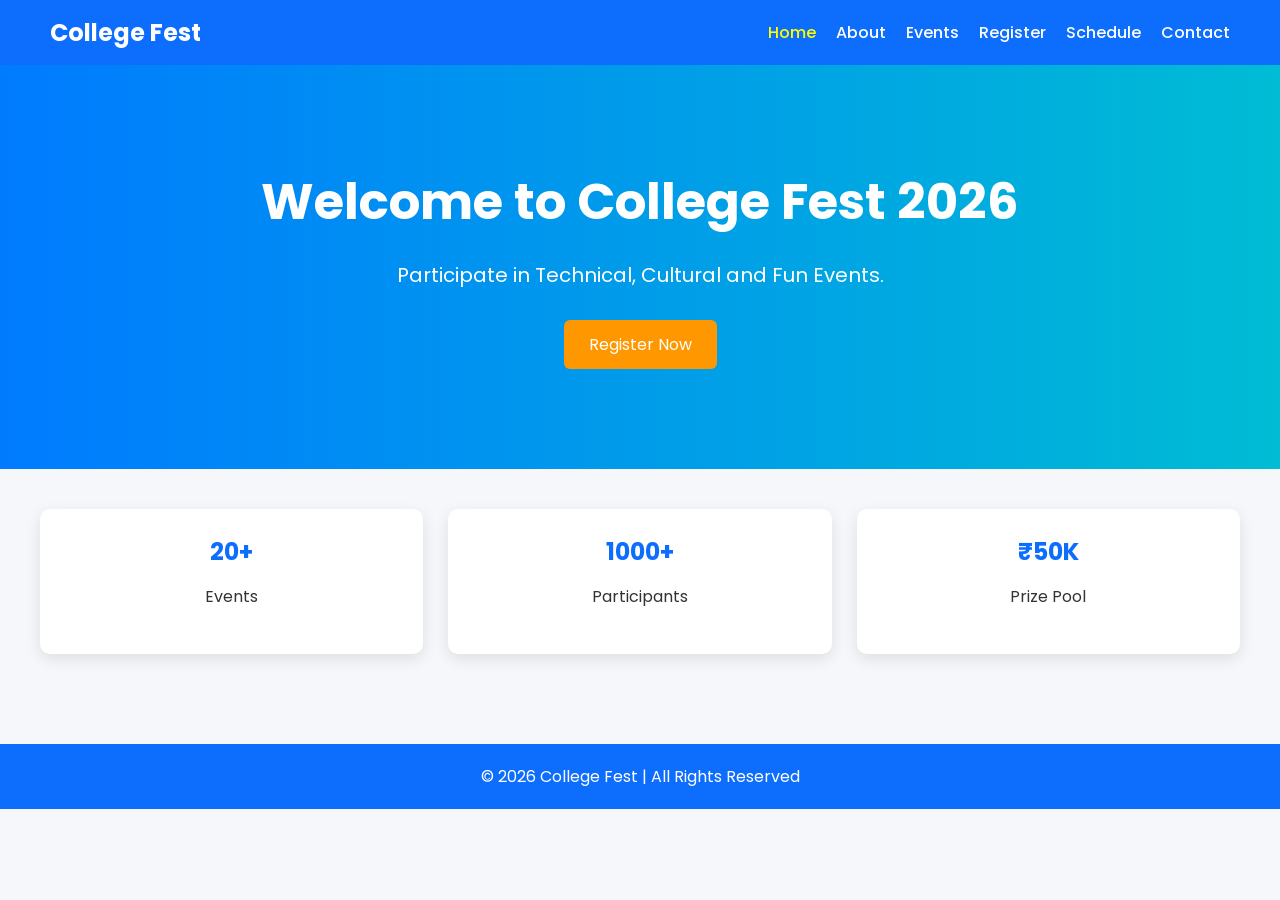
<file: index.html>
<!DOCTYPE html>
<html lang="en">
<head>
    <meta charset="UTF-8">
    <meta name="viewport" content="width=device-width, initial-scale=1.0">
    <title>College Event 2026</title>
    <link rel="stylesheet" href="css/style.css">
</head>
<body>

<header>
    <nav>
        <h2>College Fest</h2>

        <ul>
            <li><a href="index.html" class="active">Home</a></li>
            <li><a href="about.html">About</a></li>
            <li><a href="event.html">Events</a></li>
            <li><a href="register.html">Register</a></li>
            <li><a href="schedule.html">Schedule</a></li>
            <li><a href="contact.html">Contact</a></li>
        </ul>
    </nav>
</header>

<section class="hero">

    <h1>Welcome to College Fest 2026</h1>

    <p>
        Participate in Technical, Cultural and Fun Events.
    </p>

    <a href="register.html" class="btn">
        Register Now
    </a>

</section>

<section class="cards">

    <div class="card">
        <h2>20+</h2>
        <p>Events</p>
    </div>

    <div class="card">
        <h2>1000+</h2>
        <p>Participants</p>
    </div>

    <div class="card">
        <h2>₹50K</h2>
        <p>Prize Pool</p>
    </div>

</section>

<footer>

    <p>
        © 2026 College Fest | All Rights Reserved
    </p>

</footer>

<script src="js/script.js"></script>

</body>
</html>
</file>
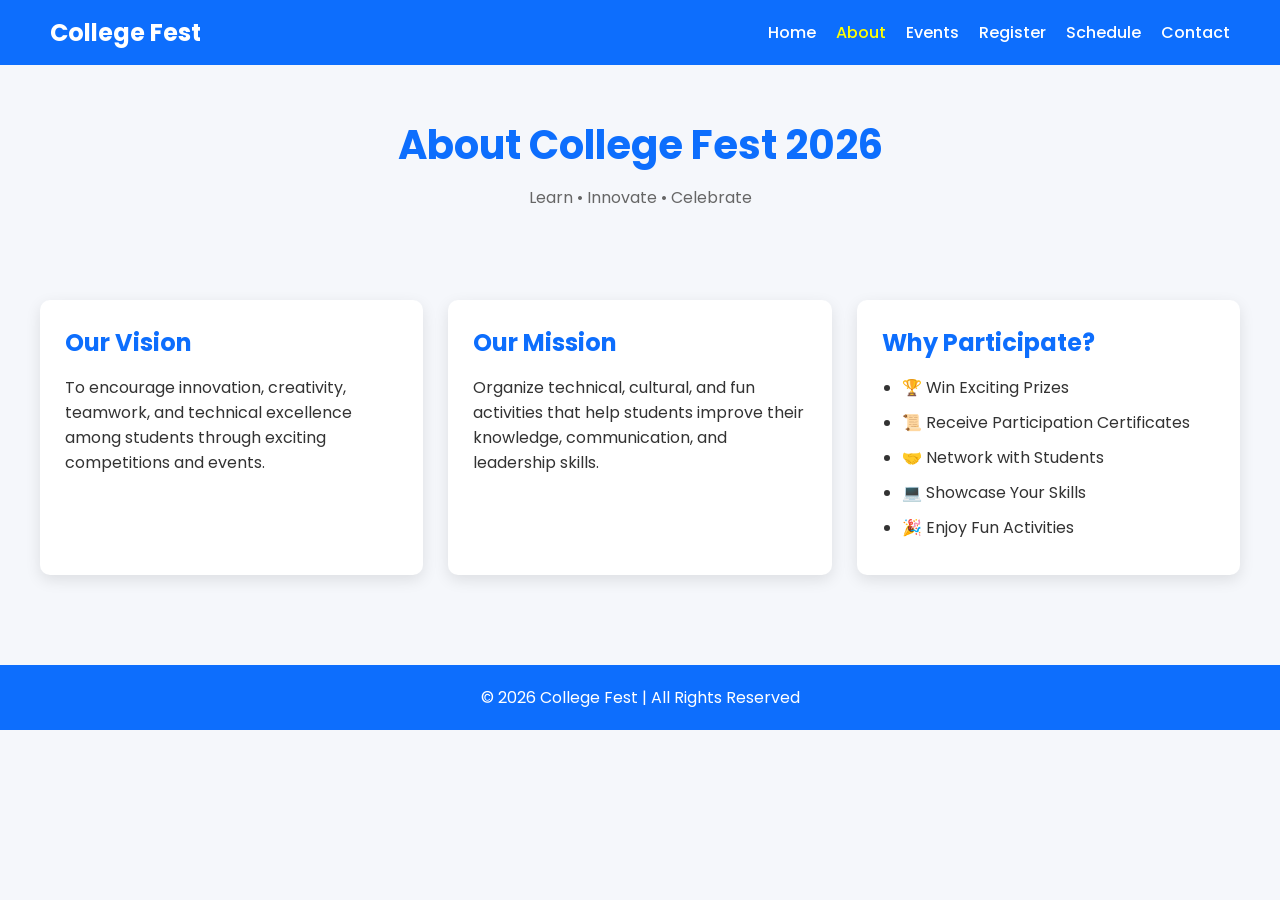
<file: about.html>
<!DOCTYPE html>
<html lang="en">
<head>
    <meta charset="UTF-8">
    <meta name="viewport" content="width=device-width, initial-scale=1.0">
    <title>About - College Fest 2026</title>
    <link rel="stylesheet" href="css/style.css">
</head>
<body>

<header>
    <nav>
        <h2>College Fest</h2>

        <ul>
            <li><a href="index.html">Home</a></li>
            <li><a href="about.html" class="active">About</a></li>
            <li><a href="events.html">Events</a></li>
            <li><a href="register.html">Register</a></li>
            <li><a href="schedule.html">Schedule</a></li>
            <li><a href="contact.html">Contact</a></li>
        </ul>
    </nav>
</header>

<section class="page-title">
    <h1>About College Fest 2026</h1>
    <p>Learn • Innovate • Celebrate</p>
</section>

<section class="about-container">

    <div class="about-card">
        <h2>Our Vision</h2>
        <p>
            To encourage innovation, creativity, teamwork, and technical
            excellence among students through exciting competitions and events.
        </p>
    </div>

    <div class="about-card">
        <h2>Our Mission</h2>
        <p>
            Organize technical, cultural, and fun activities that help students
            improve their knowledge, communication, and leadership skills.
        </p>
    </div>

    <div class="about-card">
        <h2>Why Participate?</h2>

        <ul>
            <li>🏆 Win Exciting Prizes</li>
            <li>📜 Receive Participation Certificates</li>
            <li>🤝 Network with Students</li>
            <li>💻 Showcase Your Skills</li>
            <li>🎉 Enjoy Fun Activities</li>
        </ul>

    </div>

</section>

<footer>
    <p>© 2026 College Fest | All Rights Reserved</p>
</footer>

<script src="js/script.js"></script>

</body>
</html>
</file>
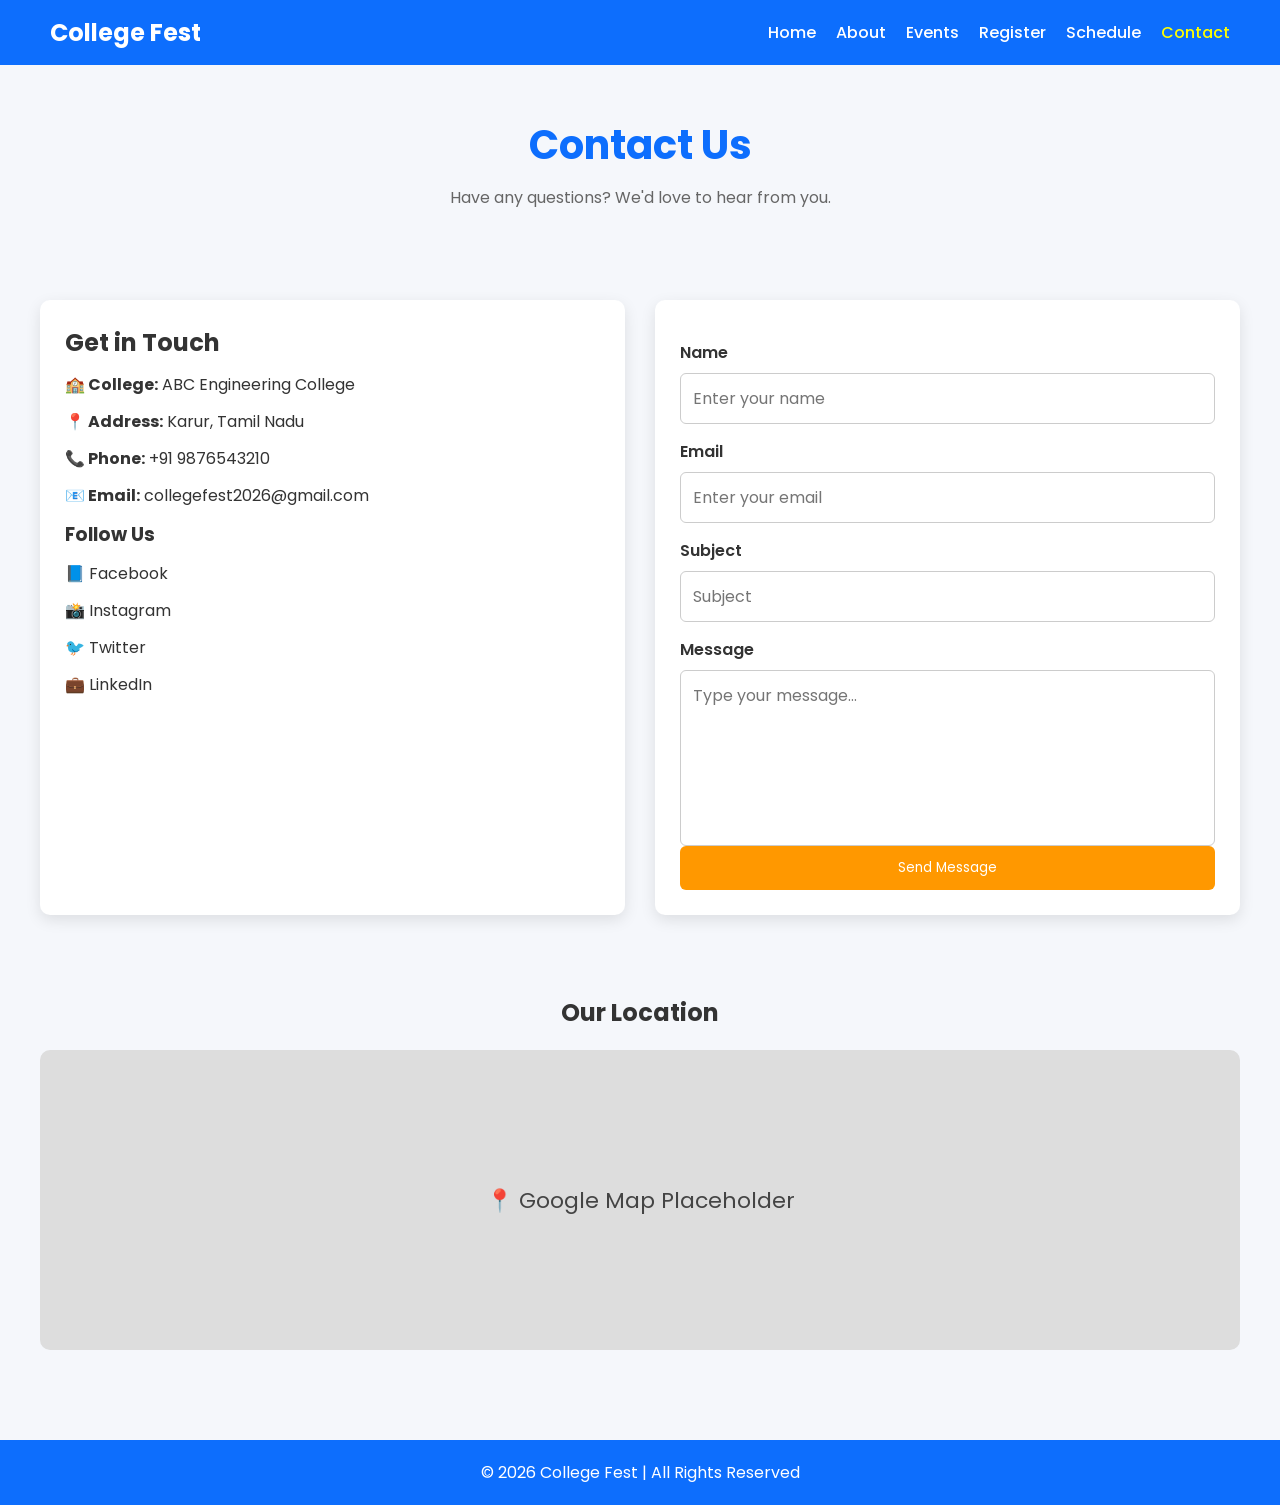
<file: Contact.html>
<!DOCTYPE html>
<html lang="en">
<head>
    <meta charset="UTF-8">
    <meta name="viewport" content="width=device-width, initial-scale=1.0">
    <title>Contact - College Fest 2026</title>
    <link rel="stylesheet" href="css/style.css">
</head>
<body>

<header>
    <nav>
        <h2>College Fest</h2>

        <ul>
            <li><a href="index.html">Home</a></li>
            <li><a href="about.html">About</a></li>
            <li><a href="events.html">Events</a></li>
            <li><a href="register.html">Register</a></li>
            <li><a href="schedule.html">Schedule</a></li>
            <li><a href="contact.html" class="active">Contact</a></li>
        </ul>
    </nav>
</header>

<section class="page-title">
    <h1>Contact Us</h1>
    <p>Have any questions? We'd love to hear from you.</p>
</section>

<section class="contact-container">

    <div class="contact-info">

        <h2>Get in Touch</h2>

        <p><strong>🏫 College:</strong> ABC Engineering College</p>

        <p><strong>📍 Address:</strong> Karur, Tamil Nadu</p>

        <p><strong>📞 Phone:</strong> +91 9876543210</p>

        <p><strong>📧 Email:</strong> collegefest2026@gmail.com</p>

        <h3>Follow Us</h3>

        <p>📘 Facebook</p>
        <p>📸 Instagram</p>
        <p>🐦 Twitter</p>
        <p>💼 LinkedIn</p>

    </div>

    <div class="contact-form">

        <form id="contactForm">

            <label>Name</label>
            <input type="text" placeholder="Enter your name" required>

            <label>Email</label>
            <input type="email" placeholder="Enter your email" required>

            <label>Subject</label>
            <input type="text" placeholder="Subject" required>

            <label>Message</label>
            <textarea rows="6" placeholder="Type your message..." required></textarea>

            <button type="submit" class="btn">
                Send Message
            </button>

        </form>

    </div>

</section>

<section class="map">

    <h2>Our Location</h2>

    <div class="map-box">
        <p>📍 Google Map Placeholder</p>
    </div>

</section>

<footer>
    <p>© 2026 College Fest | All Rights Reserved</p>
</footer>

<script src="js/script.js"></script>

<script>
document.getElementById("contactForm").addEventListener("submit", function(e){

    e.preventDefault();

    alert("Thank you! Your message has been sent.");

    this.reset();

});
</script>

</body>
</html>
</file>
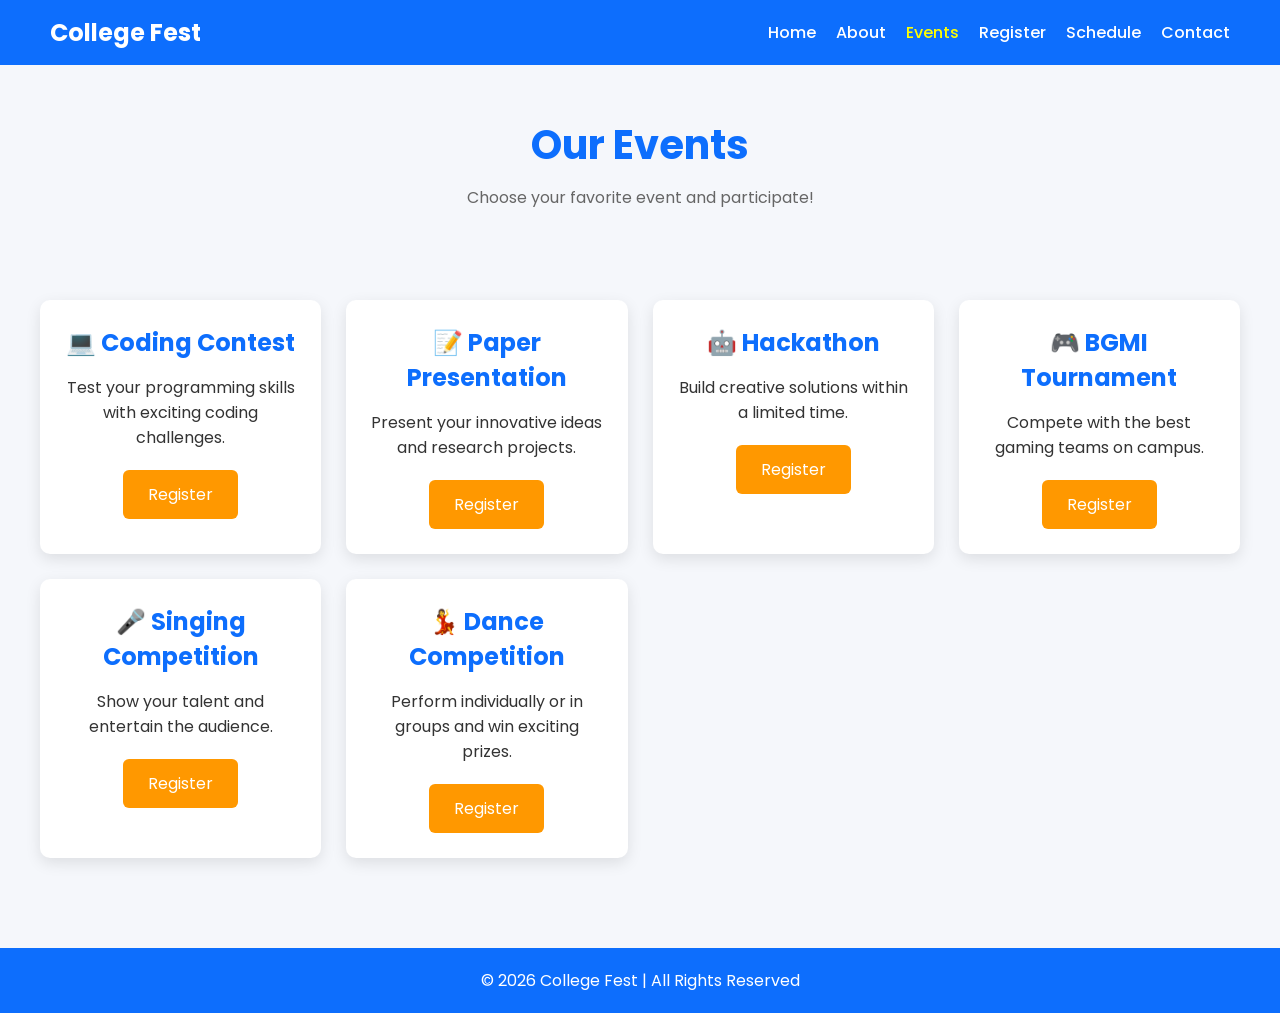
<file: event.html>
<!DOCTYPE html>
<html lang="en">
<head>
    <meta charset="UTF-8">
    <meta name="viewport" content="width=device-width, initial-scale=1.0">
    <title>Events - College Fest 2026</title>
    <link rel="stylesheet" href="css/style.css">
</head>
<body>

<header>
    <nav>
        <h2>College Fest</h2>

        <ul>
            <li><a href="index.html">Home</a></li>
            <li><a href="about.html">About</a></li>
            <li><a href="event.html" class="active">Events</a></li>
            <li><a href="register.html">Register</a></li>
            <li><a href="schedule.html">Schedule</a></li>
            <li><a href="contact.html">Contact</a></li>
        </ul>
    </nav>
</header>

<section class="page-title">
    <h1>Our Events</h1>
    <p>Choose your favorite event and participate!</p>
</section>

<section class="cards">

    <div class="card">
        <h2>💻 Coding Contest</h2>
        <p>Test your programming skills with exciting coding challenges.</p>
        <a href="register.html" class="btn">Register</a>
    </div>

    <div class="card">
        <h2>📝 Paper Presentation</h2>
        <p>Present your innovative ideas and research projects.</p>
        <a href="register.html" class="btn">Register</a>
    </div>

    <div class="card">
        <h2>🤖 Hackathon</h2>
        <p>Build creative solutions within a limited time.</p>
        <a href="register.html" class="btn">Register</a>
    </div>

    <div class="card">
        <h2>🎮 BGMI Tournament</h2>
        <p>Compete with the best gaming teams on campus.</p>
        <a href="register.html" class="btn">Register</a>
    </div>

    <div class="card">
        <h2>🎤 Singing Competition</h2>
        <p>Show your talent and entertain the audience.</p>
        <a href="register.html" class="btn">Register</a>
    </div>

    <div class="card">
        <h2>💃 Dance Competition</h2>
        <p>Perform individually or in groups and win exciting prizes.</p>
        <a href="register.html" class="btn">Register</a>
    </div>

</section>

<footer>
    <p>© 2026 College Fest | All Rights Reserved</p>
</footer>

<script src="js/script.js"></script>

</body>
</html>
</file>
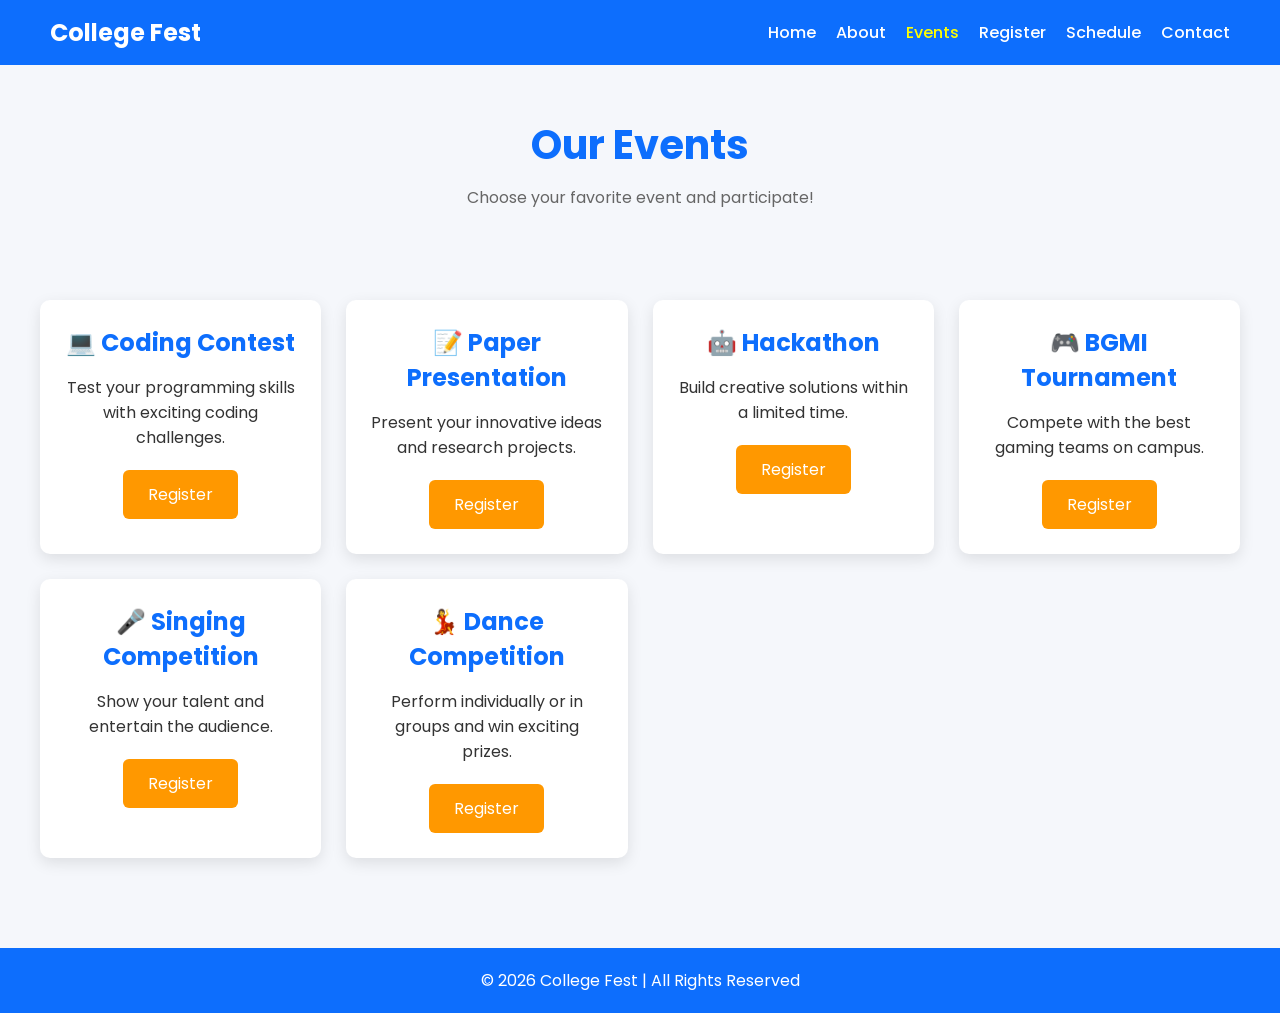
<file: events.html>
<!DOCTYPE html>
<html lang="en">
<head>
    <meta charset="UTF-8">
    <meta name="viewport" content="width=device-width, initial-scale=1.0">
    <title>Events - College Fest 2026</title>
    <link rel="stylesheet" href="css/style.css">
</head>
<body>

<header>
    <nav>
        <h2>College Fest</h2>

        <ul>
            <li><a href="index.html">Home</a></li>
            <li><a href="about.html">About</a></li>
            <li><a href="events.html" class="active">Events</a></li>
            <li><a href="register.html">Register</a></li>
            <li><a href="schedule.html">Schedule</a></li>
            <li><a href="contact.html">Contact</a></li>
        </ul>
    </nav>
</header>

<section class="page-title">
    <h1>Our Events</h1>
    <p>Choose your favorite event and participate!</p>
</section>

<section class="cards">

    <div class="card">
        <h2>💻 Coding Contest</h2>
        <p>Test your programming skills with exciting coding challenges.</p>
        <a href="register.html" class="btn">Register</a>
    </div>

    <div class="card">
        <h2>📝 Paper Presentation</h2>
        <p>Present your innovative ideas and research projects.</p>
        <a href="register.html" class="btn">Register</a>
    </div>

    <div class="card">
        <h2>🤖 Hackathon</h2>
        <p>Build creative solutions within a limited time.</p>
        <a href="register.html" class="btn">Register</a>
    </div>

    <div class="card">
        <h2>🎮 BGMI Tournament</h2>
        <p>Compete with the best gaming teams on campus.</p>
        <a href="register.html" class="btn">Register</a>
    </div>

    <div class="card">
        <h2>🎤 Singing Competition</h2>
        <p>Show your talent and entertain the audience.</p>
        <a href="register.html" class="btn">Register</a>
    </div>

    <div class="card">
        <h2>💃 Dance Competition</h2>
        <p>Perform individually or in groups and win exciting prizes.</p>
        <a href="register.html" class="btn">Register</a>
    </div>

</section>

<footer>
    <p>© 2026 College Fest | All Rights Reserved</p>
</footer>

<script src="js/script.js"></script>

</body>
</html>
</file>
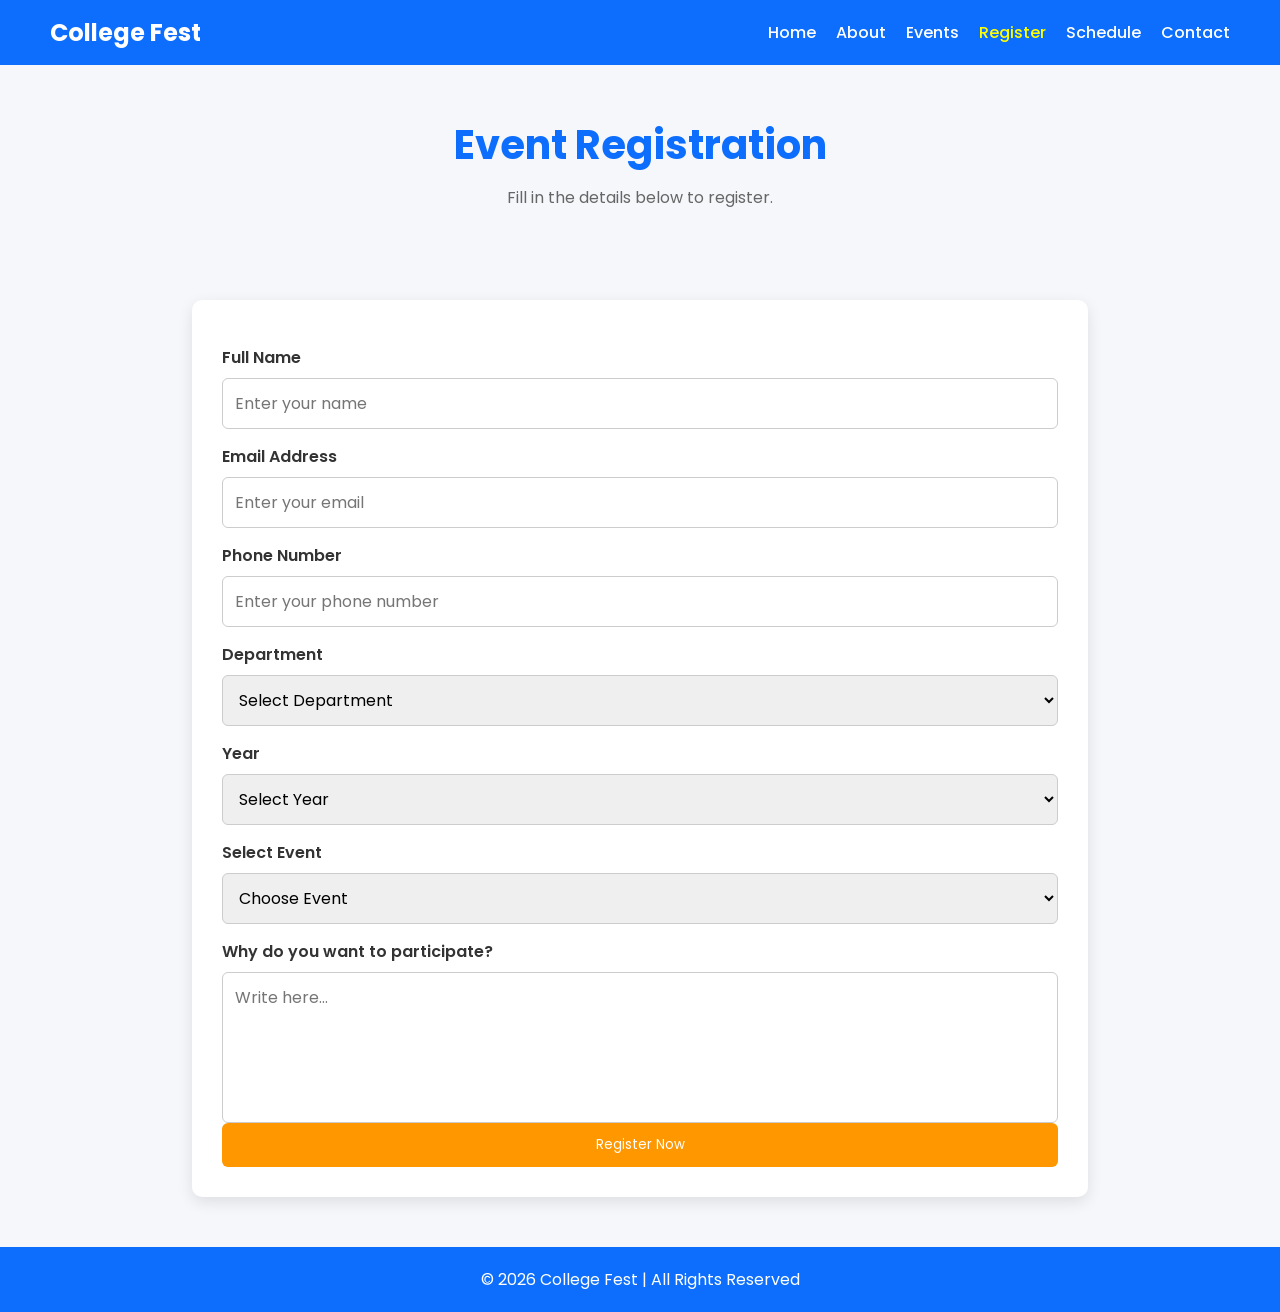
<file: Register.html>
<!DOCTYPE html>
<html lang="en">
<head>
    <meta charset="UTF-8">
    <meta name="viewport" content="width=device-width, initial-scale=1.0">
    <title>Register - College Fest 2026</title>
    <link rel="stylesheet" href="css/style.css">
</head>
<body>

<header>
    <nav>
        <h2>College Fest</h2>

        <ul>
            <li><a href="index.html">Home</a></li>
            <li><a href="about.html">About</a></li>
            <li><a href="events.html">Events</a></li>
            <li><a href="register.html" class="active">Register</a></li>
            <li><a href="schedule.html">Schedule</a></li>
            <li><a href="contact.html">Contact</a></li>
        </ul>
    </nav>
</header>

<section class="page-title">
    <h1>Event Registration</h1>
    <p>Fill in the details below to register.</p>
</section>

<section class="form-section">

<form id="registerForm">

<label>Full Name</label>
<input type="text" placeholder="Enter your name" required>

<label>Email Address</label>
<input type="email" placeholder="Enter your email" required>

<label>Phone Number</label>
<input type="tel" placeholder="Enter your phone number" required>

<label>Department</label>
<select required>
    <option value="">Select Department</option>
    <option>Information Technology</option>
    <option>Computer Science</option>
    <option>ECE</option>
    <option>EEE</option>
    <option>Mechanical</option>
    <option>Civil</option>
</select>

<label>Year</label>
<select required>
    <option value="">Select Year</option>
    <option>I Year</option>
    <option>II Year</option>
    <option>III Year</option>
    <option>IV Year</option>
</select>

<label>Select Event</label>
<select required>
    <option value="">Choose Event</option>
    <option>Coding Contest</option>
    <option>Hackathon</option>
    <option>Paper Presentation</option>
    <option>Quiz</option>
    <option>Dance</option>
    <option>Singing</option>
    <option>BGMI Tournament</option>
</select>

<label>Why do you want to participate?</label>
<textarea rows="5" placeholder="Write here..."></textarea>

<button type="submit" class="btn">
Register Now
</button>

</form>

</section>

<footer>
    <p>© 2026 College Fest | All Rights Reserved</p>
</footer>

<script src="js/script.js"></script>

<script>
document.getElementById("registerForm").addEventListener("submit",function(e){

e.preventDefault();

alert("Registration Successful!");

this.reset();

});
</script>

</body>
</html>
</file>
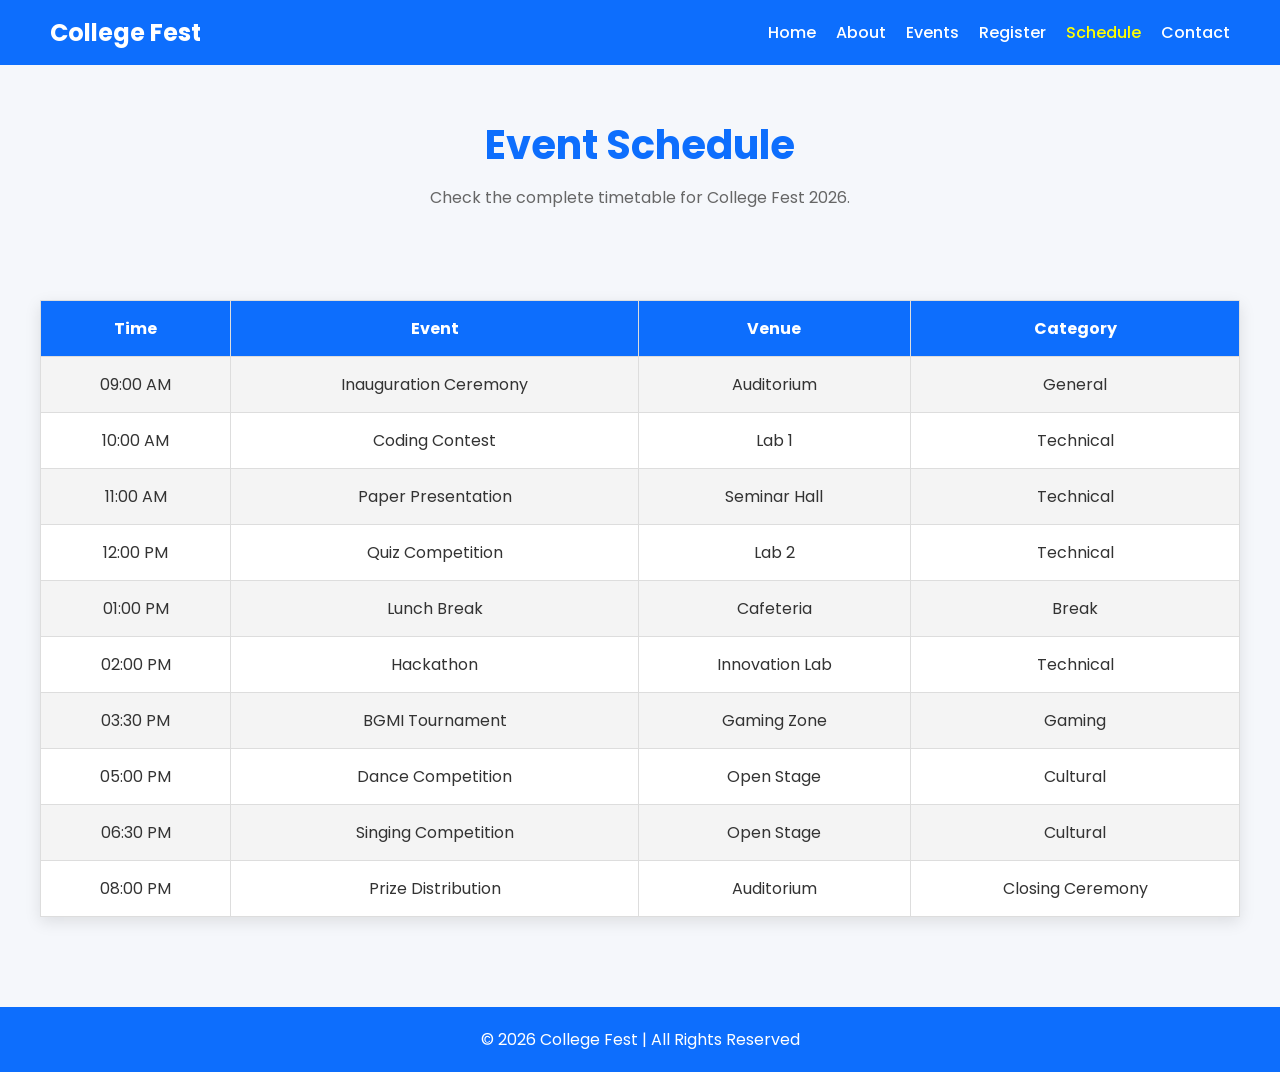
<file: schedule.html>
<!DOCTYPE html>
<html lang="en">
<head>
    <meta charset="UTF-8">
    <meta name="viewport" content="width=device-width, initial-scale=1.0">
    <title>Schedule - College Fest 2026</title>
    <link rel="stylesheet" href="css/style.css">
</head>
<body>

<header>
    <nav>
        <h2>College Fest</h2>

        <ul>
            <li><a href="index.html">Home</a></li>
            <li><a href="about.html">About</a></li>
            <li><a href="events.html">Events</a></li>
            <li><a href="register.html">Register</a></li>
            <li><a href="schedule.html" class="active">Schedule</a></li>
            <li><a href="contact.html">Contact</a></li>
        </ul>
    </nav>
</header>

<section class="page-title">
    <h1>Event Schedule</h1>
    <p>Check the complete timetable for College Fest 2026.</p>
</section>

<section class="schedule-section">

    <table class="schedule-table">

        <tr>
            <th>Time</th>
            <th>Event</th>
            <th>Venue</th>
            <th>Category</th>
        </tr>

        <tr>
            <td>09:00 AM</td>
            <td>Inauguration Ceremony</td>
            <td>Auditorium</td>
            <td>General</td>
        </tr>

        <tr>
            <td>10:00 AM</td>
            <td>Coding Contest</td>
            <td>Lab 1</td>
            <td>Technical</td>
        </tr>

        <tr>
            <td>11:00 AM</td>
            <td>Paper Presentation</td>
            <td>Seminar Hall</td>
            <td>Technical</td>
        </tr>

        <tr>
            <td>12:00 PM</td>
            <td>Quiz Competition</td>
            <td>Lab 2</td>
            <td>Technical</td>
        </tr>

        <tr>
            <td>01:00 PM</td>
            <td>Lunch Break</td>
            <td>Cafeteria</td>
            <td>Break</td>
        </tr>

        <tr>
            <td>02:00 PM</td>
            <td>Hackathon</td>
            <td>Innovation Lab</td>
            <td>Technical</td>
        </tr>

        <tr>
            <td>03:30 PM</td>
            <td>BGMI Tournament</td>
            <td>Gaming Zone</td>
            <td>Gaming</td>
        </tr>

        <tr>
            <td>05:00 PM</td>
            <td>Dance Competition</td>
            <td>Open Stage</td>
            <td>Cultural</td>
        </tr>

        <tr>
            <td>06:30 PM</td>
            <td>Singing Competition</td>
            <td>Open Stage</td>
            <td>Cultural</td>
        </tr>

        <tr>
            <td>08:00 PM</td>
            <td>Prize Distribution</td>
            <td>Auditorium</td>
            <td>Closing Ceremony</td>
        </tr>

    </table>

</section>

<footer>
    <p>© 2026 College Fest | All Rights Reserved</p>
</footer>

<script src="js/script.js"></script>

</body>
</html>
</file>
<file: css/style.css>
/* Google Font */
@import url('https://fonts.googleapis.com/css2?family=Poppins:wght@300;400;500;600;700&display=swap');

*{
    margin:0;
    padding:0;
    box-sizing:border-box;
    font-family:'Poppins',sans-serif;
}

body{
    background:#f5f7fb;
    color:#333;
}

/* ================= NAVBAR ================= */

header{
    background:#0d6efd;
    padding:15px 50px;
}

nav{
    display:flex;
    justify-content:space-between;
    align-items:center;
}

nav h2{
    color:white;
}

nav ul{
    display:flex;
    list-style:none;
}

nav ul li{
    margin-left:20px;
}

nav ul li a{
    color:white;
    text-decoration:none;
    font-weight:500;
    transition:.3s;
}

nav ul li a:hover,
.active{
    color:yellow;
}

/* ================= HERO ================= */

.hero{
    text-align:center;
    padding:100px 20px;
    background:linear-gradient(to right,#007bff,#00bcd4);
    color:white;
}

.hero h1{
    font-size:50px;
    margin-bottom:20px;
}

.hero p{
    font-size:20px;
    margin-bottom:30px;
}

/* ================= BUTTON ================= */

.btn{
    display:inline-block;
    padding:12px 25px;
    background:#ff9800;
    color:white;
    text-decoration:none;
    border:none;
    border-radius:6px;
    cursor:pointer;
    transition:.3s;
}

.btn:hover{
    background:#e68900;
    transform:scale(1.05);
}

/* ================= PAGE TITLE ================= */

.page-title{
    text-align:center;
    padding:50px 20px;
}

.page-title h1{
    font-size:40px;
    color:#0d6efd;
}

.page-title p{
    margin-top:10px;
    color:#666;
}

/* ================= CARDS ================= */

.cards{
    display:grid;
    grid-template-columns:repeat(auto-fit,minmax(250px,1fr));
    gap:25px;
    padding:40px;
}

.card{
    background:white;
    padding:25px;
    border-radius:10px;
    text-align:center;
    box-shadow:0 5px 15px rgba(0,0,0,.1);
    transition:.3s;
}

.card:hover{
    transform:translateY(-8px);
}

.card h2{
    margin-bottom:15px;
    color:#0d6efd;
}

.card p{
    margin-bottom:20px;
}

/* ================= ABOUT ================= */

.about-container{
    padding:40px;
    display:grid;
    grid-template-columns:repeat(auto-fit,minmax(300px,1fr));
    gap:25px;
}

.about-card{
    background:white;
    padding:25px;
    border-radius:10px;
    box-shadow:0 5px 15px rgba(0,0,0,.1);
}

.about-card h2{
    color:#0d6efd;
    margin-bottom:15px;
}

.about-card ul{
    margin-top:15px;
    padding-left:20px;
}

.about-card li{
    margin-bottom:10px;
}

/* ================= FORM ================= */

.form-section{
    width:70%;
    margin:40px auto;
    background:white;
    padding:30px;
    border-radius:10px;
    box-shadow:0 5px 15px rgba(0,0,0,.1);
}

form{
    display:flex;
    flex-direction:column;
}

label{
    margin-top:15px;
    font-weight:600;
}

input,
select,
textarea{
    margin-top:8px;
    padding:12px;
    border:1px solid #ccc;
    border-radius:6px;
    font-size:16px;
}

textarea{
    resize:none;
}

/* ================= TABLE ================= */

.schedule-section{
    padding:40px;
}

.schedule-table{
    width:100%;
    border-collapse:collapse;
    background:white;
    box-shadow:0 5px 15px rgba(0,0,0,.1);
}

.schedule-table th{
    background:#0d6efd;
    color:white;
}

.schedule-table th,
.schedule-table td{
    padding:15px;
    border:1px solid #ddd;
    text-align:center;
}

.schedule-table tr:nth-child(even){
    background:#f4f4f4;
}

/* ================= CONTACT ================= */

.contact-container{
    display:grid;
    grid-template-columns:1fr 1fr;
    gap:30px;
    padding:40px;
}

.contact-info,
.contact-form{
    background:white;
    padding:25px;
    border-radius:10px;
    box-shadow:0 5px 15px rgba(0,0,0,.1);
}

.contact-info p{
    margin:12px 0;
}

.map{
    padding:40px;
}

.map h2{
    text-align:center;
    margin-bottom:20px;
}

.map-box{
    background:#ddd;
    height:300px;
    display:flex;
    align-items:center;
    justify-content:center;
    border-radius:10px;
    font-size:22px;
    color:#444;
}

/* ================= FOOTER ================= */

footer{
    background:#0d6efd;
    color:white;
    text-align:center;
    padding:20px;
    margin-top:50px;
}
</file>
